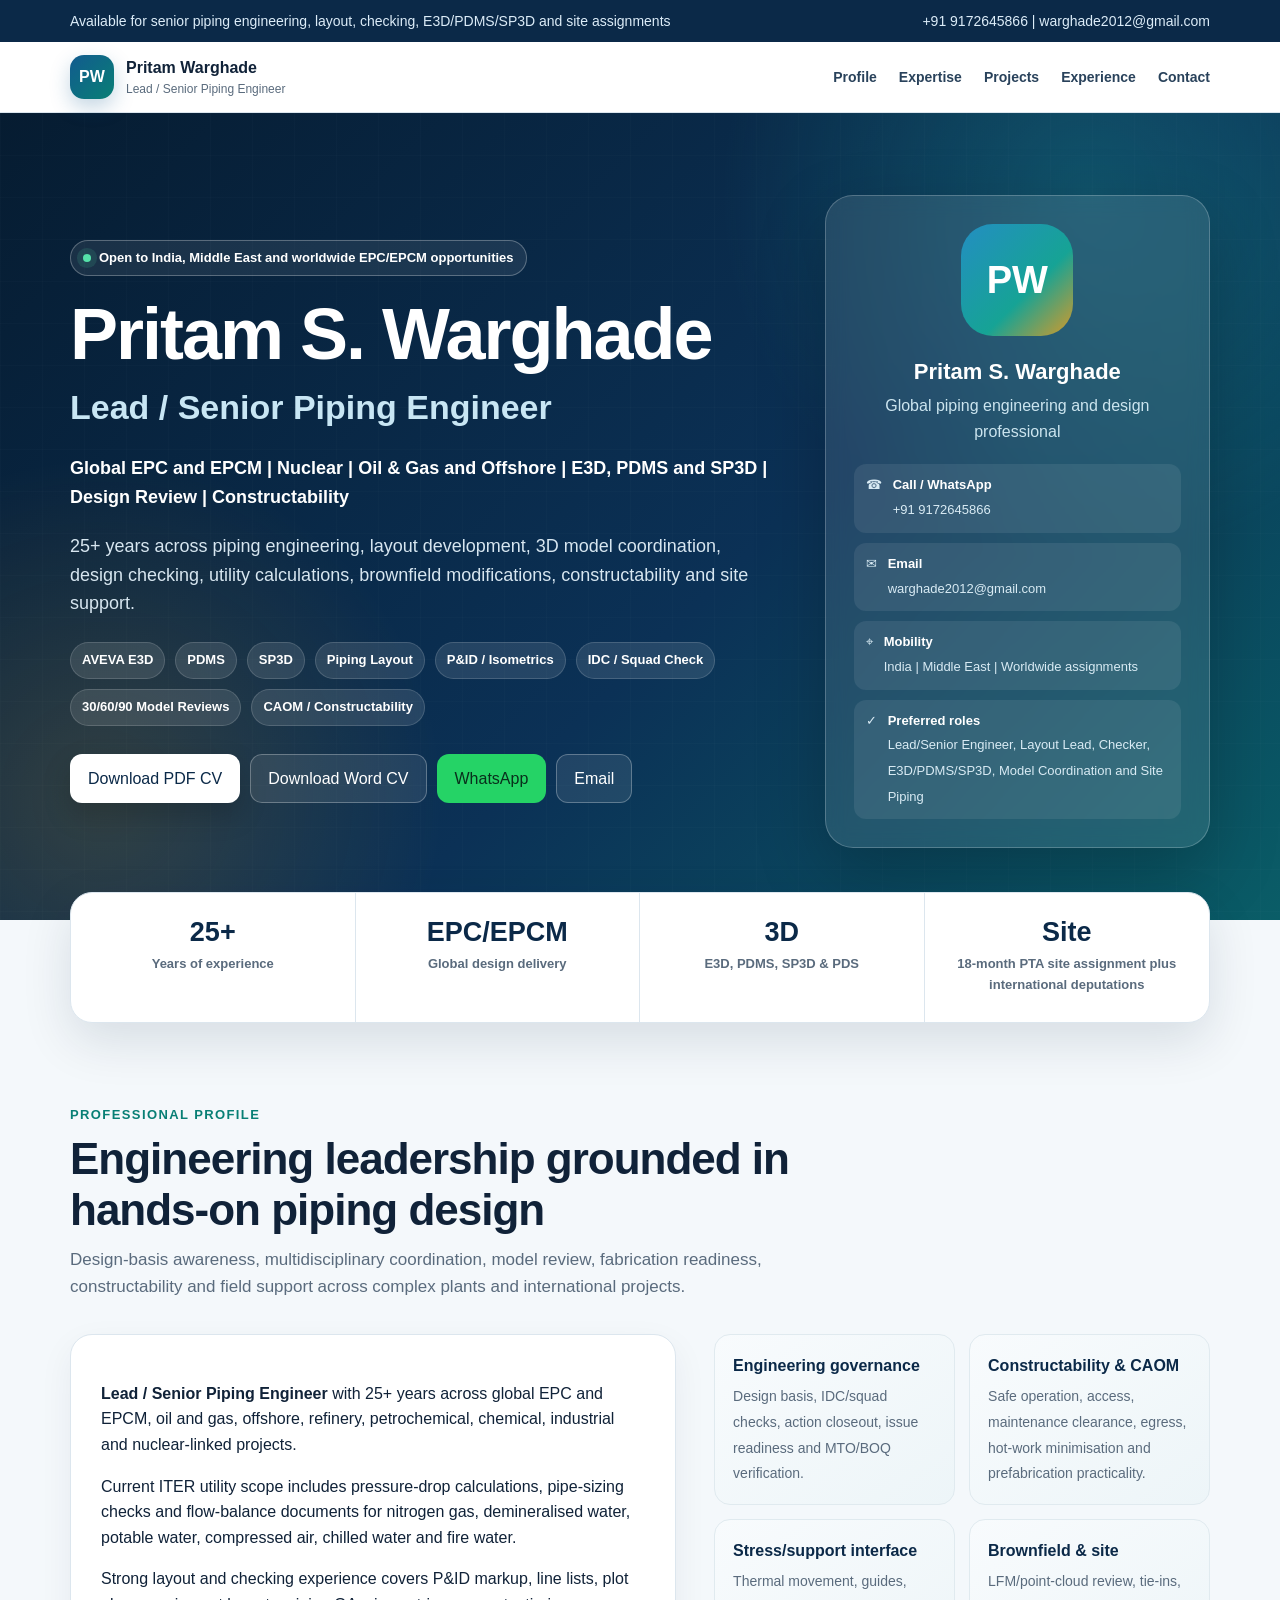
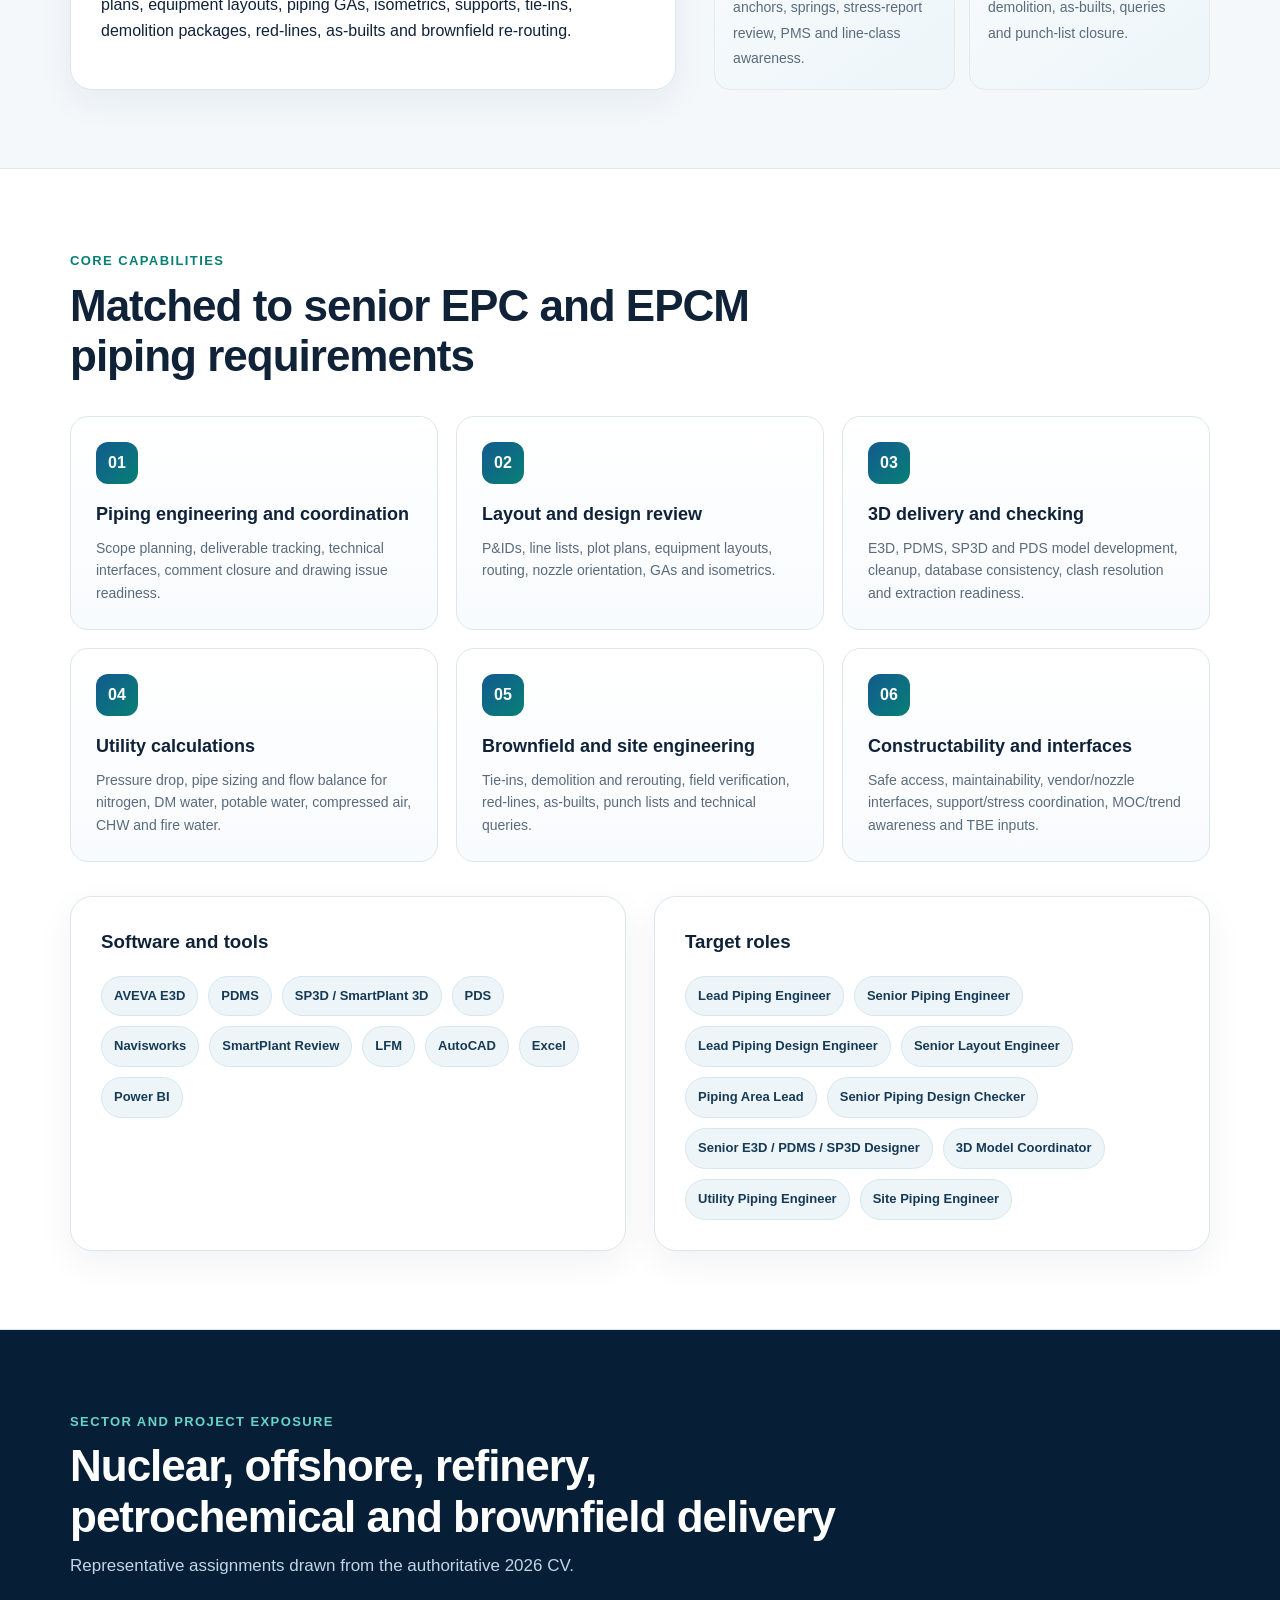
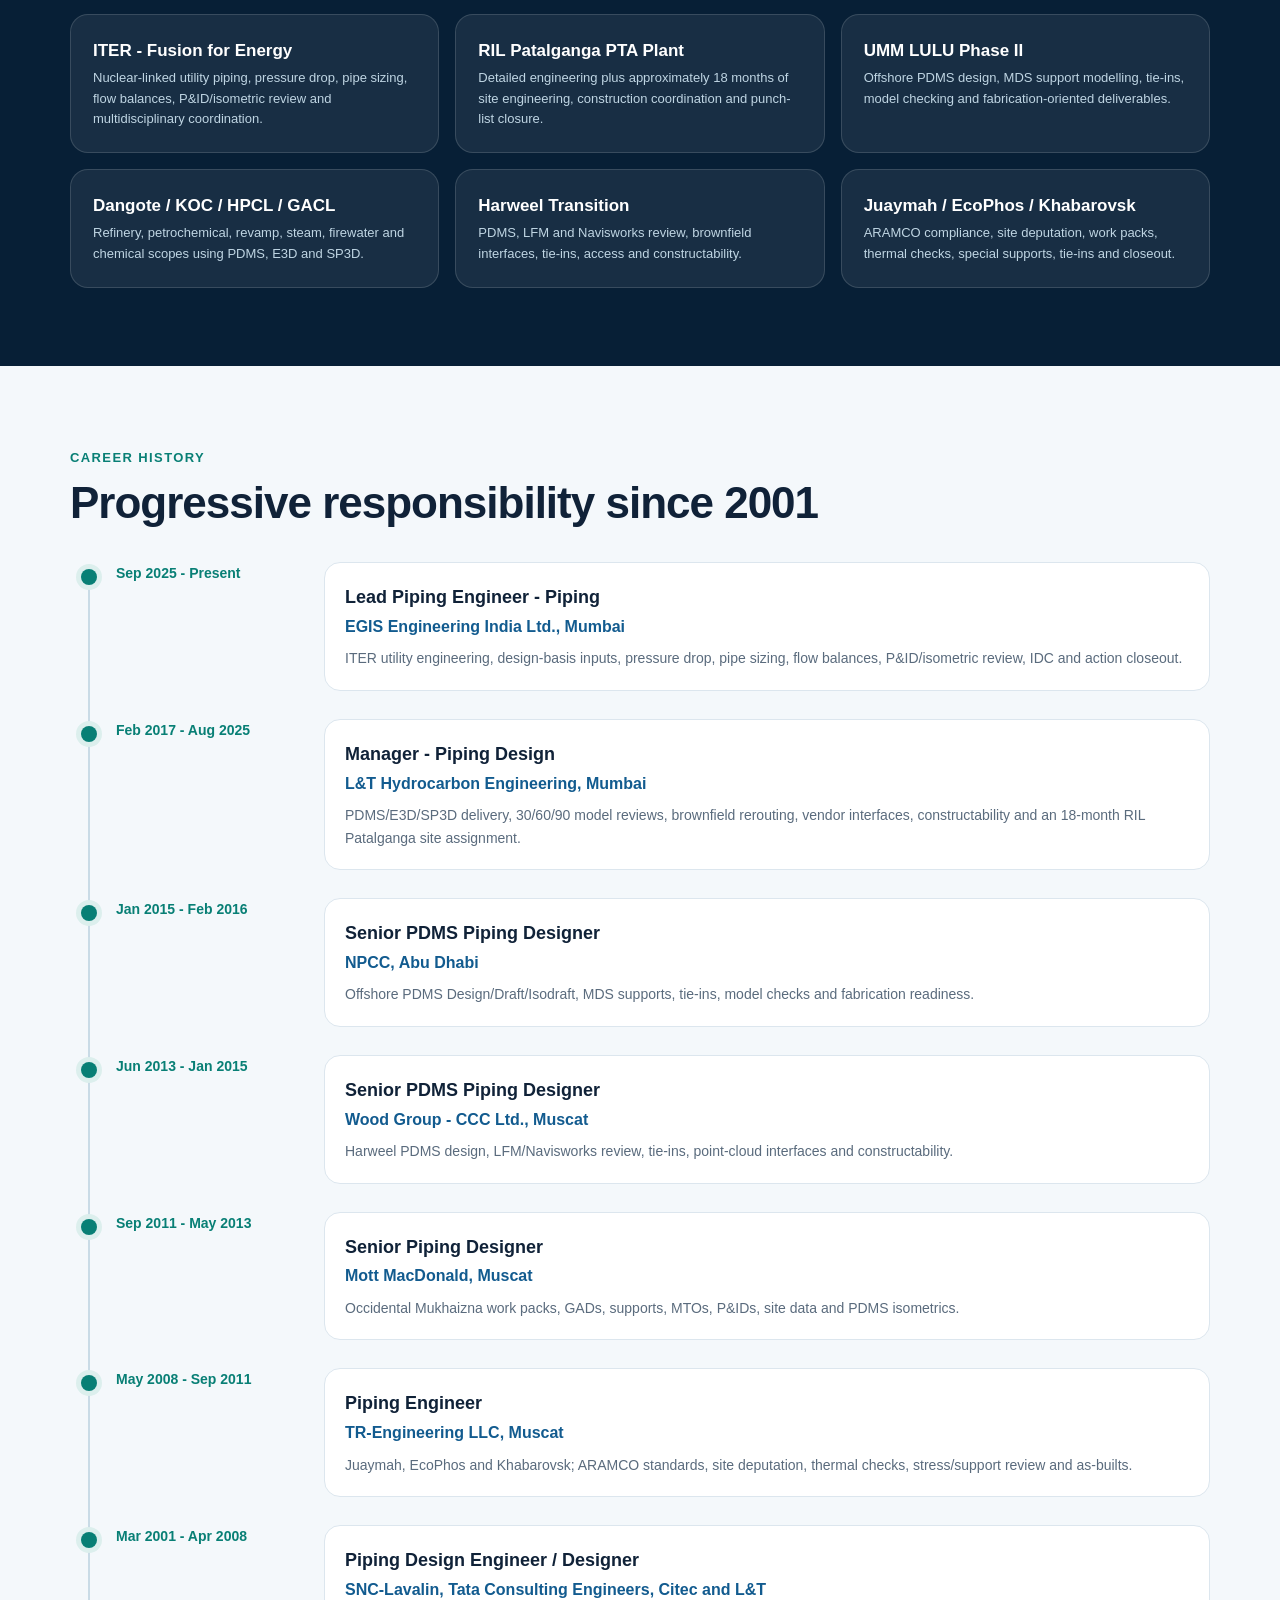
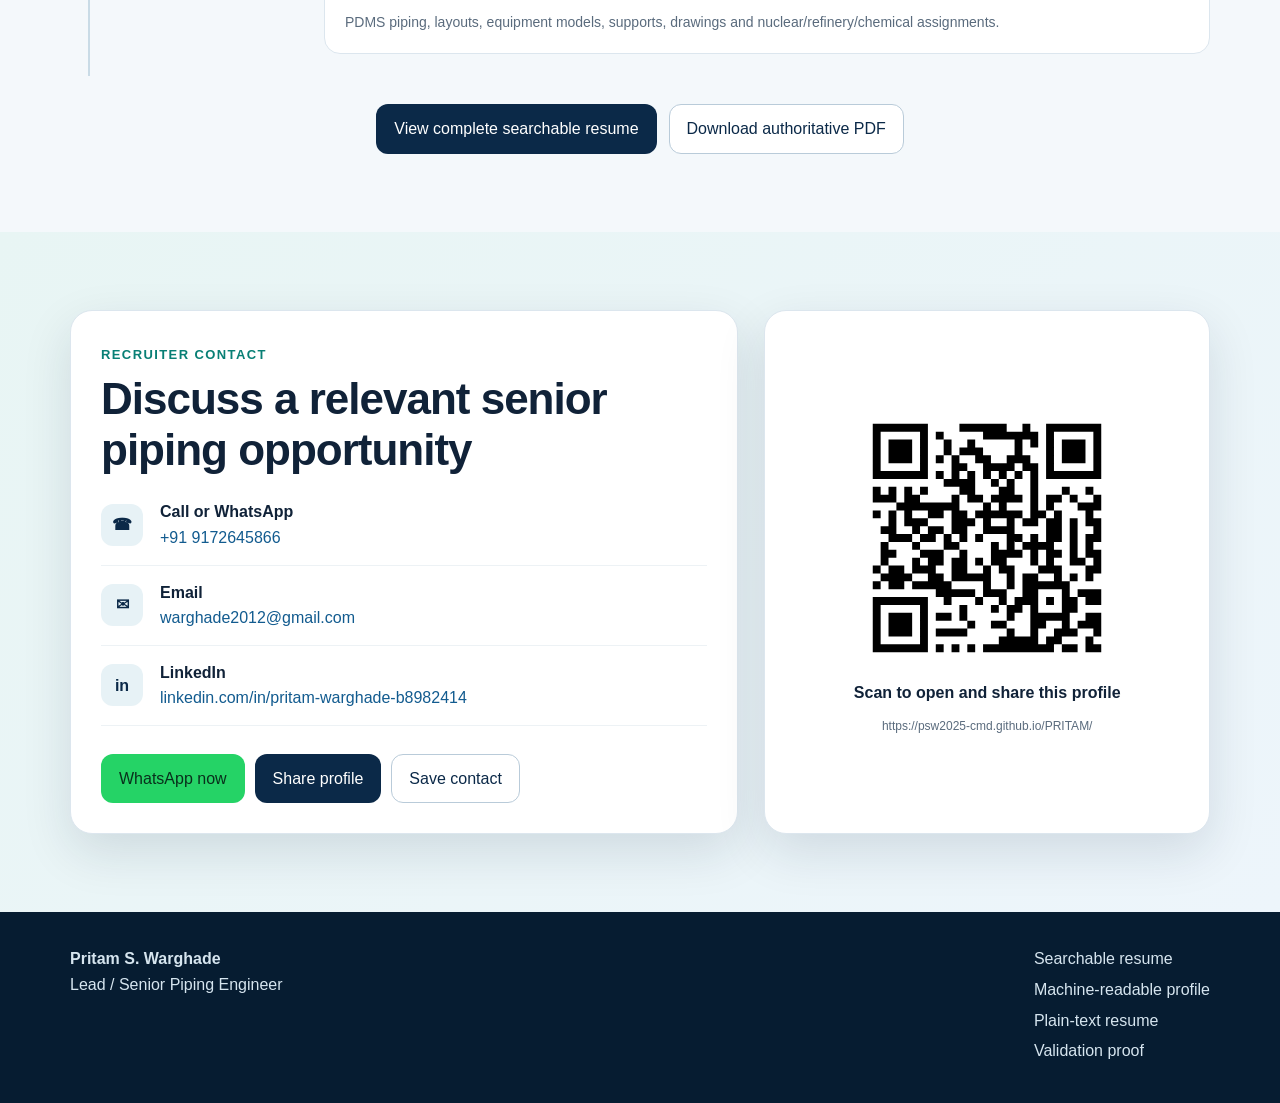
<file: index.html>
<!doctype html>
<html lang="en"><head><meta charset="utf-8"><meta name="viewport" content="width=device-width,initial-scale=1"><meta name="author" content="Pritam S. Warghade"><meta name="robots" content="index,follow,max-image-preview:large,max-snippet:-1,max-video-preview:-1"><meta name="theme-color" content="#0b2948"><link rel="icon" href="favicon.svg" type="image/svg+xml"><link rel="manifest" href="site.webmanifest"><link rel="stylesheet" href="styles.css"><link rel="alternate" type="application/rss+xml" title="Pritam Warghade profile updates" href="feed.xml">
<title>Pritam Warghade | Lead / Senior Piping Engineer | Global EPC, E3D, PDMS, SP3D</title>
<meta name="description" content="Pritam S. Warghade is a Lead / Senior Piping Engineer with 25+ years of global EPC and EPCM experience in nuclear, oil and gas, offshore, refinery, petrochemical, E3D, PDMS, SP3D, design review and constructability.">
<meta name="keywords" content="Pritam Warghade, Lead Piping Engineer, Senior Piping Engineer, Lead Piping Design Engineer, Senior Layout Engineer, Piping Area Lead, Piping Design Checker, E3D Designer, PDMS Designer, SP3D Designer, Piping Layout, EPC, EPCM, Offshore, Nuclear, Oil and Gas, Mumbai, India, Middle East">
<meta name="geo.region" content="IN-MH"><meta name="geo.placename" content="Mumbai Metropolitan Region">
<link rel="canonical" href="https://psw2025-cmd.github.io/PRITAM/"><link rel="me" href="https://www.linkedin.com/in/pritam-warghade-b8982414">
<meta property="og:type" content="profile"><meta property="og:title" content="Pritam Warghade - Lead / Senior Piping Engineer"><meta property="og:description" content="25+ years global EPC/EPCM | Nuclear | Oil & Gas | Offshore | E3D | PDMS | SP3D | Design Review | Constructability"><meta property="og:url" content="https://psw2025-cmd.github.io/PRITAM/"><meta property="og:image" content="https://psw2025-cmd.github.io/PRITAM/og-card.png"><meta property="og:image:width" content="1200"><meta property="og:image:height" content="630"><meta name="twitter:card" content="summary_large_image"><meta name="twitter:title" content="Pritam Warghade - Lead / Senior Piping Engineer"><meta name="twitter:image" content="https://psw2025-cmd.github.io/PRITAM/og-card.png">
<script type="application/ld+json">{"@context":"https://schema.org","@type":"ProfilePage","dateModified":"2026-07-28","url":"https://psw2025-cmd.github.io/PRITAM/","mainEntity":{"@type":"Person","name":"Pritam S. Warghade","url":"https://psw2025-cmd.github.io/PRITAM/","image":"https://psw2025-cmd.github.io/PRITAM/og-card.png","sameAs":["https://www.linkedin.com/in/pritam-warghade-b8982414","https://github.com/psw2025-cmd"],"jobTitle":"Lead / Senior Piping Engineer","description":"Lead / Senior Piping Engineer with 25+ years of global EPC and EPCM experience across nuclear, oil and gas, offshore, refinery, petrochemical, chemical, industrial and utility projects.","email":"mailto:warghade2012@gmail.com","telephone":"+91 9172645866","homeLocation":{"@type":"Place","name":"Mumbai Metropolitan Region, India"},"alumniOf":{"@type":"EducationalOrganization","name":"Government Polytechnic, Amravati"},"knowsLanguage":["English","Hindi","Marathi"],"knowsAbout":["AVEVA E3D","PDMS","SP3D / SmartPlant 3D","PDS","Navisworks","SmartPlant Review","LFM","AutoCAD","Excel","Power BI","P&ID review and markup","Line list review","Plot plan and equipment layout review","Isometric and piping GA checking","Pressure drop calculations","Pipe sizing checks","Flow balance preparation","IDC and squad checking","30/60/90 model reviews","Constructability and CAOM","MTO/BOQ verification","Vendor and equipment interface review","Brownfield re-routing","Tie-ins and demolition packages","Red-line and as-built documentation","Site engineering and punch-list closure","Stress report and support interface review","Nuclear","Oil and Gas","Offshore","Refinery","Petrochemical","Chemical","Industrial","Utilities","Brownfield and Revamp"],"hasOccupation":[{"@type":"Occupation","name":"Lead Piping Engineer","occupationLocation":{"@type":"AdministrativeArea","name":"Worldwide"}},{"@type":"Occupation","name":"Senior Piping Engineer","occupationLocation":{"@type":"AdministrativeArea","name":"Worldwide"}},{"@type":"Occupation","name":"Lead Piping Design Engineer","occupationLocation":{"@type":"AdministrativeArea","name":"Worldwide"}},{"@type":"Occupation","name":"Senior Layout Engineer","occupationLocation":{"@type":"AdministrativeArea","name":"Worldwide"}},{"@type":"Occupation","name":"Piping Area Lead","occupationLocation":{"@type":"AdministrativeArea","name":"Worldwide"}},{"@type":"Occupation","name":"Senior Piping Design Checker","occupationLocation":{"@type":"AdministrativeArea","name":"Worldwide"}}]}}</script>
</head><body>
<a class="skip-link" href="#main">Skip to content</a>
<div class="topbar"><div class="container"><span>Available for senior piping engineering, layout, checking, E3D/PDMS/SP3D and site assignments</span><span class="hide-mobile"><a href="tel:+919172645866">+91 9172645866</a> | <a href="mailto:warghade2012@gmail.com">warghade2012@gmail.com</a></span></div></div>
<header class="site-header"><div class="container nav"><a class="brand" href="#top"><span class="brand-mark">PW</span><span class="brand-text"><strong>Pritam Warghade</strong><span>Lead / Senior Piping Engineer</span></span></a><nav class="nav-links" aria-label="Primary"><a href="#profile">Profile</a><a href="#expertise">Expertise</a><a href="#projects">Projects</a><a href="#experience">Experience</a><a href="#contact">Contact</a></nav></div></header>
<main id="main">
<section class="hero" id="top"><div class="container hero-grid"><div><span class="eyebrow"><span class="status-dot"></span> Open to India, Middle East and worldwide EPC/EPCM opportunities</span><h1>Pritam S. Warghade</h1><h2>Lead / Senior Piping Engineer</h2><p class="hero-lead">Global EPC and EPCM | Nuclear | Oil &amp; Gas and Offshore | E3D, PDMS and SP3D | Design Review | Constructability</p><p>25+ years across piping engineering, layout development, 3D model coordination, design checking, utility calculations, brownfield modifications, constructability and site support.</p><div class="hero-tags"><span>AVEVA E3D</span><span>PDMS</span><span>SP3D</span><span>Piping Layout</span><span>P&amp;ID / Isometrics</span><span>IDC / Squad Check</span><span>30/60/90 Model Reviews</span><span>CAOM / Constructability</span></div><div class="actions"><a class="btn btn-primary" href="Pritam_Warghade_Global_Piping_CV_2026.pdf" download>Download PDF CV</a><a class="btn btn-secondary" href="Pritam_Warghade_Global_Piping_CV_2026.docx" download>Download Word CV</a><a class="btn btn-whatsapp" href="https://wa.me/919172645866?text=Hello%20Mr.%20Warghade%2C%20I%20am%20contacting%20you%20regarding%20a%20senior%20piping%20engineering%20opportunity." target="_blank" rel="noopener">WhatsApp</a><a class="btn btn-secondary" href="mailto:warghade2012@gmail.com?subject=Senior%20Piping%20Engineering%20Opportunity">Email</a></div></div><aside class="hero-card"><div class="monogram">PW</div><h3>Pritam S. Warghade</h3><div class="role">Global piping engineering and design professional</div><div class="quick-list"><div class="quick-item"><span>☎</span><div><strong>Call / WhatsApp</strong><a href="tel:+919172645866">+91 9172645866</a></div></div><div class="quick-item"><span>✉</span><div><strong>Email</strong><a href="mailto:warghade2012@gmail.com">warghade2012@gmail.com</a></div></div><div class="quick-item"><span>⌖</span><div><strong>Mobility</strong><span>India | Middle East | Worldwide assignments</span></div></div><div class="quick-item"><span>✓</span><div><strong>Preferred roles</strong><span>Lead/Senior Engineer, Layout Lead, Checker, E3D/PDMS/SP3D, Model Coordination and Site Piping</span></div></div></div></aside></div></section>
<div class="stats"><div class="container stats-grid"><div class="stat"><strong>25+</strong><span>Years of experience</span></div><div class="stat"><strong>EPC/EPCM</strong><span>Global design delivery</span></div><div class="stat"><strong>3D</strong><span>E3D, PDMS, SP3D &amp; PDS</span></div><div class="stat"><strong>Site</strong><span>18-month PTA site assignment plus international deputations</span></div></div></div>
<section id="profile"><div class="container"><div class="section-head"><span class="kicker">Professional profile</span><h2>Engineering leadership grounded in hands-on piping design</h2><p>Design-basis awareness, multidisciplinary coordination, model review, fabrication readiness, constructability and field support across complex plants and international projects.</p></div><div class="about-grid"><div class="panel"><p><strong>Lead / Senior Piping Engineer</strong> with 25+ years across global EPC and EPCM, oil and gas, offshore, refinery, petrochemical, chemical, industrial and nuclear-linked projects.</p><p>Current ITER utility scope includes pressure-drop calculations, pipe-sizing checks and flow-balance documents for nitrogen gas, demineralised water, potable water, compressed air, chilled water and fire water.</p><p>Strong layout and checking experience covers P&amp;ID markup, line lists, plot plans, equipment layouts, piping GAs, isometrics, supports, tie-ins, demolition packages, red-lines, as-builts and brownfield re-routing.</p></div><div class="highlights"><div class="highlight"><strong>Engineering governance</strong><span>Design basis, IDC/squad checks, action closeout, issue readiness and MTO/BOQ verification.</span></div><div class="highlight"><strong>Constructability &amp; CAOM</strong><span>Safe operation, access, maintenance clearance, egress, hot-work minimisation and prefabrication practicality.</span></div><div class="highlight"><strong>Stress/support interface</strong><span>Thermal movement, guides, anchors, springs, stress-report review, PMS and line-class awareness.</span></div><div class="highlight"><strong>Brownfield &amp; site</strong><span>LFM/point-cloud review, tie-ins, demolition, as-builts, queries and punch-list closure.</span></div></div></div></div></section>
<section class="expertise" id="expertise"><div class="container"><div class="section-head"><span class="kicker">Core capabilities</span><h2>Matched to senior EPC and EPCM piping requirements</h2></div><div class="card-grid"><article class="card"><div class="card-icon">01</div><h3>Piping engineering and coordination</h3><p>Scope planning, deliverable tracking, technical interfaces, comment closure and drawing issue readiness.</p></article><article class="card"><div class="card-icon">02</div><h3>Layout and design review</h3><p>P&amp;IDs, line lists, plot plans, equipment layouts, routing, nozzle orientation, GAs and isometrics.</p></article><article class="card"><div class="card-icon">03</div><h3>3D delivery and checking</h3><p>E3D, PDMS, SP3D and PDS model development, cleanup, database consistency, clash resolution and extraction readiness.</p></article><article class="card"><div class="card-icon">04</div><h3>Utility calculations</h3><p>Pressure drop, pipe sizing and flow balance for nitrogen, DM water, potable water, compressed air, CHW and fire water.</p></article><article class="card"><div class="card-icon">05</div><h3>Brownfield and site engineering</h3><p>Tie-ins, demolition and rerouting, field verification, red-lines, as-builts, punch lists and technical queries.</p></article><article class="card"><div class="card-icon">06</div><h3>Constructability and interfaces</h3><p>Safe access, maintainability, vendor/nozzle interfaces, support/stress coordination, MOC/trend awareness and TBE inputs.</p></article></div><div class="skills-wrap"><div class="panel skill-group"><h3>Software and tools</h3><div class="chips"><span class="chip">AVEVA E3D</span><span class="chip">PDMS</span><span class="chip">SP3D / SmartPlant 3D</span><span class="chip">PDS</span><span class="chip">Navisworks</span><span class="chip">SmartPlant Review</span><span class="chip">LFM</span><span class="chip">AutoCAD</span><span class="chip">Excel</span><span class="chip">Power BI</span></div></div><div class="panel skill-group"><h3>Target roles</h3><div class="chips"><span class="chip">Lead Piping Engineer</span><span class="chip">Senior Piping Engineer</span><span class="chip">Lead Piping Design Engineer</span><span class="chip">Senior Layout Engineer</span><span class="chip">Piping Area Lead</span><span class="chip">Senior Piping Design Checker</span><span class="chip">Senior E3D / PDMS / SP3D Designer</span><span class="chip">3D Model Coordinator</span><span class="chip">Utility Piping Engineer</span><span class="chip">Site Piping Engineer</span></div></div></div></div></section>
<section class="projects" id="projects"><div class="container"><div class="section-head"><span class="kicker light">Sector and project exposure</span><h2>Nuclear, offshore, refinery, petrochemical and brownfield delivery</h2><p>Representative assignments drawn from the authoritative 2026 CV.</p></div><div class="project-grid"><article class="project"><h3>ITER - Fusion for Energy</h3><p>Nuclear-linked utility piping, pressure drop, pipe sizing, flow balances, P&amp;ID/isometric review and multidisciplinary coordination.</p></article><article class="project"><h3>RIL Patalganga PTA Plant</h3><p>Detailed engineering plus approximately 18 months of site engineering, construction coordination and punch-list closure.</p></article><article class="project"><h3>UMM LULU Phase II</h3><p>Offshore PDMS design, MDS support modelling, tie-ins, model checking and fabrication-oriented deliverables.</p></article><article class="project"><h3>Dangote / KOC / HPCL / GACL</h3><p>Refinery, petrochemical, revamp, steam, firewater and chemical scopes using PDMS, E3D and SP3D.</p></article><article class="project"><h3>Harweel Transition</h3><p>PDMS, LFM and Navisworks review, brownfield interfaces, tie-ins, access and constructability.</p></article><article class="project"><h3>Juaymah / EcoPhos / Khabarovsk</h3><p>ARAMCO compliance, site deputation, work packs, thermal checks, special supports, tie-ins and closeout.</p></article></div></div></section>
<section id="experience"><div class="container"><div class="section-head"><span class="kicker">Career history</span><h2>Progressive responsibility since 2001</h2></div><div class="timeline"><article class="timeline-item"><div class="timeline-date">Sep 2025 - Present</div><div class="timeline-content"><h3>Lead Piping Engineer - Piping</h3><strong>EGIS Engineering India Ltd., Mumbai</strong><p>ITER utility engineering, design-basis inputs, pressure drop, pipe sizing, flow balances, P&amp;ID/isometric review, IDC and action closeout.</p></div></article><article class="timeline-item"><div class="timeline-date">Feb 2017 - Aug 2025</div><div class="timeline-content"><h3>Manager - Piping Design</h3><strong>L&amp;T Hydrocarbon Engineering, Mumbai</strong><p>PDMS/E3D/SP3D delivery, 30/60/90 model reviews, brownfield rerouting, vendor interfaces, constructability and an 18-month RIL Patalganga site assignment.</p></div></article><article class="timeline-item"><div class="timeline-date">Jan 2015 - Feb 2016</div><div class="timeline-content"><h3>Senior PDMS Piping Designer</h3><strong>NPCC, Abu Dhabi</strong><p>Offshore PDMS Design/Draft/Isodraft, MDS supports, tie-ins, model checks and fabrication readiness.</p></div></article><article class="timeline-item"><div class="timeline-date">Jun 2013 - Jan 2015</div><div class="timeline-content"><h3>Senior PDMS Piping Designer</h3><strong>Wood Group - CCC Ltd., Muscat</strong><p>Harweel PDMS design, LFM/Navisworks review, tie-ins, point-cloud interfaces and constructability.</p></div></article><article class="timeline-item"><div class="timeline-date">Sep 2011 - May 2013</div><div class="timeline-content"><h3>Senior Piping Designer</h3><strong>Mott MacDonald, Muscat</strong><p>Occidental Mukhaizna work packs, GADs, supports, MTOs, P&amp;IDs, site data and PDMS isometrics.</p></div></article><article class="timeline-item"><div class="timeline-date">May 2008 - Sep 2011</div><div class="timeline-content"><h3>Piping Engineer</h3><strong>TR-Engineering LLC, Muscat</strong><p>Juaymah, EcoPhos and Khabarovsk; ARAMCO standards, site deputation, thermal checks, stress/support review and as-builts.</p></div></article><article class="timeline-item"><div class="timeline-date">Mar 2001 - Apr 2008</div><div class="timeline-content"><h3>Piping Design Engineer / Designer</h3><strong>SNC-Lavalin, Tata Consulting Engineers, Citec and L&amp;T</strong><p>PDMS piping, layouts, equipment models, supports, drawings and nuclear/refinery/chemical assignments.</p></div></article></div><div class="center-actions"><a class="btn btn-dark" href="resume.html">View complete searchable resume</a><a class="btn btn-outline" href="Pritam_Warghade_Global_Piping_CV_2026.pdf" download>Download authoritative PDF</a></div></div></section>
<section class="contact-section" id="contact"><div class="container contact-grid"><div class="contact-card"><span class="kicker">Recruiter contact</span><h2>Discuss a relevant senior piping opportunity</h2><div class="contact-row"><div class="contact-icon">☎</div><div><strong>Call or WhatsApp</strong><a href="tel:+919172645866">+91 9172645866</a></div></div><div class="contact-row"><div class="contact-icon">✉</div><div><strong>Email</strong><a href="mailto:warghade2012@gmail.com?subject=Senior%20Piping%20Engineering%20Opportunity">warghade2012@gmail.com</a></div></div><div class="contact-row"><div class="contact-icon">in</div><div><strong>LinkedIn</strong><a rel="me" href="https://www.linkedin.com/in/pritam-warghade-b8982414" target="_blank">linkedin.com/in/pritam-warghade-b8982414</a></div></div><div class="actions"><a class="btn btn-whatsapp" href="https://wa.me/919172645866" target="_blank" rel="noopener">WhatsApp now</a><button class="btn btn-dark" type="button" id="shareProfile">Share profile</button><a class="btn btn-outline" href="contact.vcf" download>Save contact</a></div></div><aside class="contact-card qr-card"><img src="contact-qr.svg" alt="QR code opening Pritam Warghade's recruiter profile"><strong>Scan to open and share this profile</strong><span>https://psw2025-cmd.github.io/PRITAM/</span></aside></div></section>
</main><footer><div class="container footer-grid"><div><strong>Pritam S. Warghade</strong><span>Lead / Senior Piping Engineer</span></div><div><a href="resume.html">Searchable resume</a><a href="profile.json">Machine-readable profile</a><a href="resume.txt">Plain-text resume</a><a href="site-validation-report.json">Validation proof</a></div></div></footer><div class="mobile-actions"><a href="tel:+919172645866">Call</a><a href="https://wa.me/919172645866">WhatsApp</a><a href="mailto:warghade2012@gmail.com">Email</a></div>
<script>document.getElementById('shareProfile').addEventListener('click',async()=>{const data={title:'Pritam Warghade - Lead / Senior Piping Engineer',text:'25+ years global EPC/EPCM piping engineering - E3D, PDMS, SP3D, design review and constructability.',url:'https://psw2025-cmd.github.io/PRITAM/'};try{if(navigator.share)await navigator.share(data);else{await navigator.clipboard.writeText(data.url);alert('Profile link copied.');}}catch(e){}});</script></body></html>
</file>
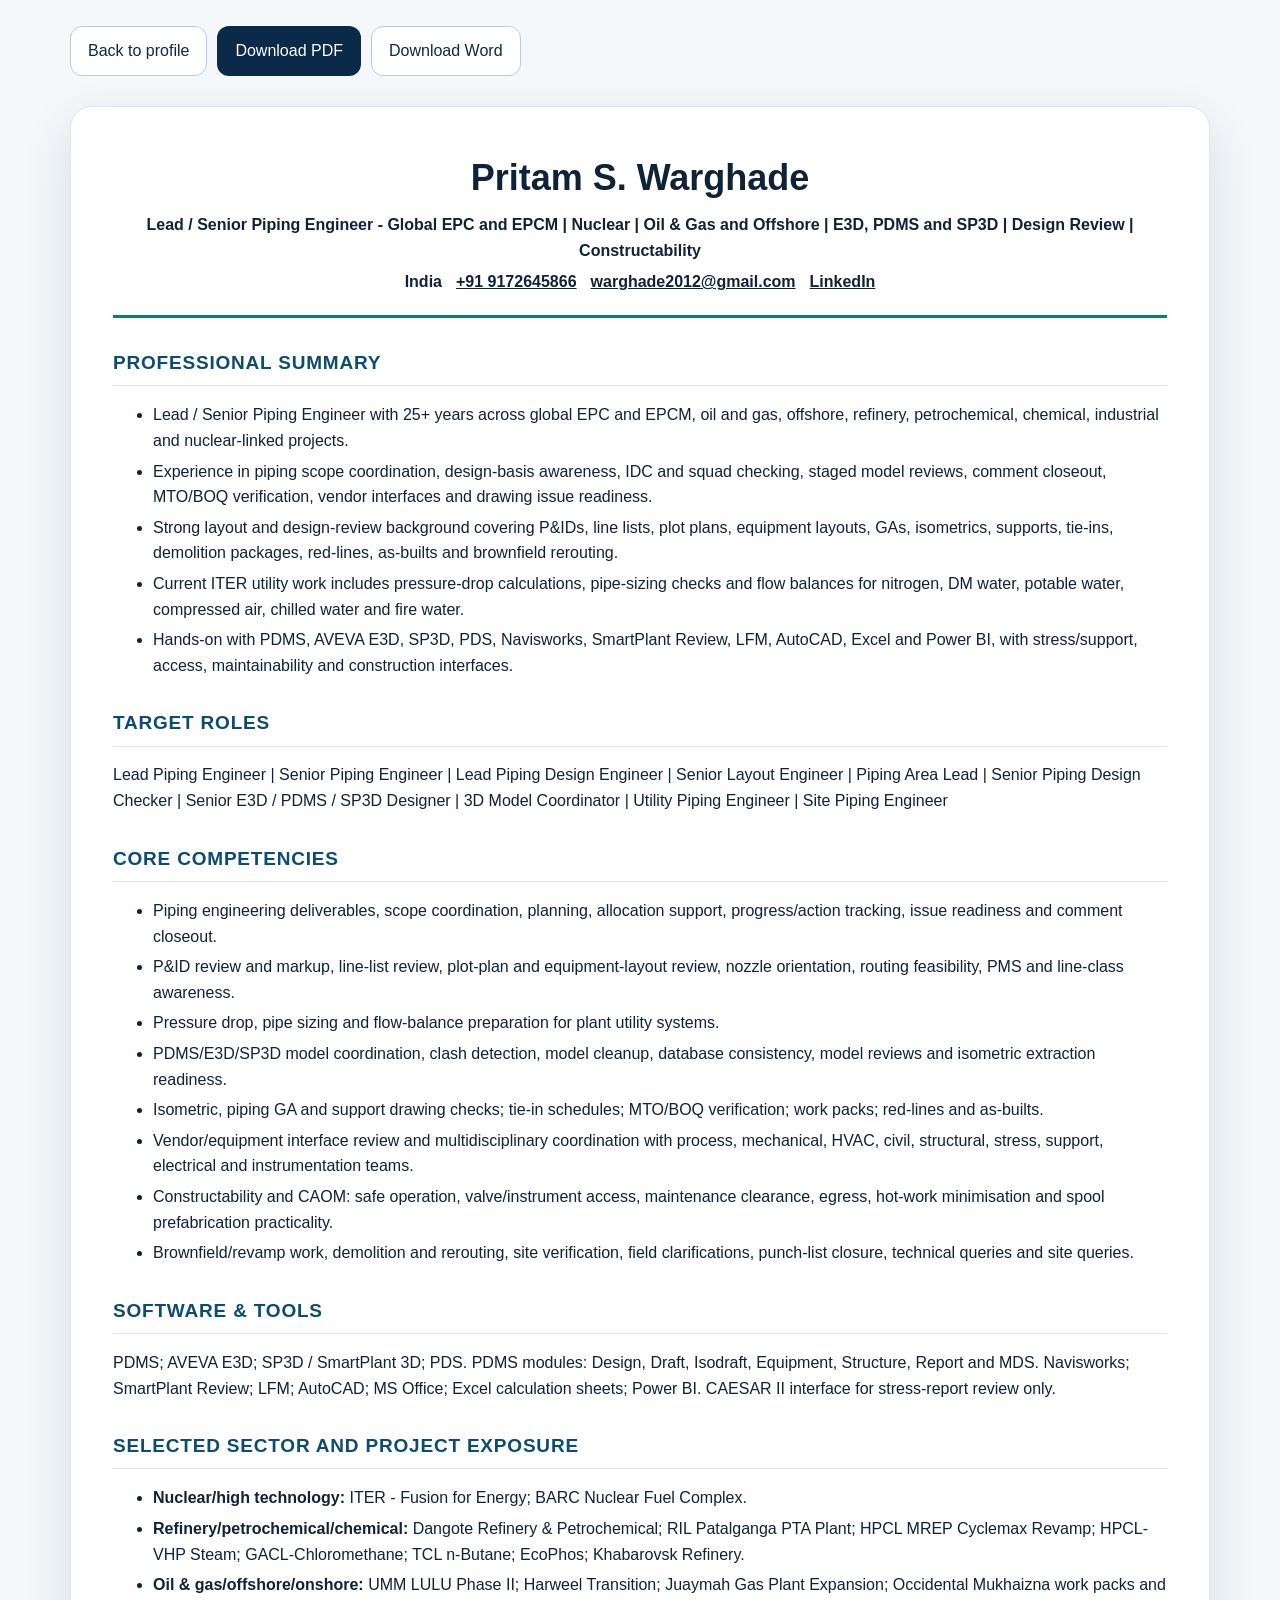
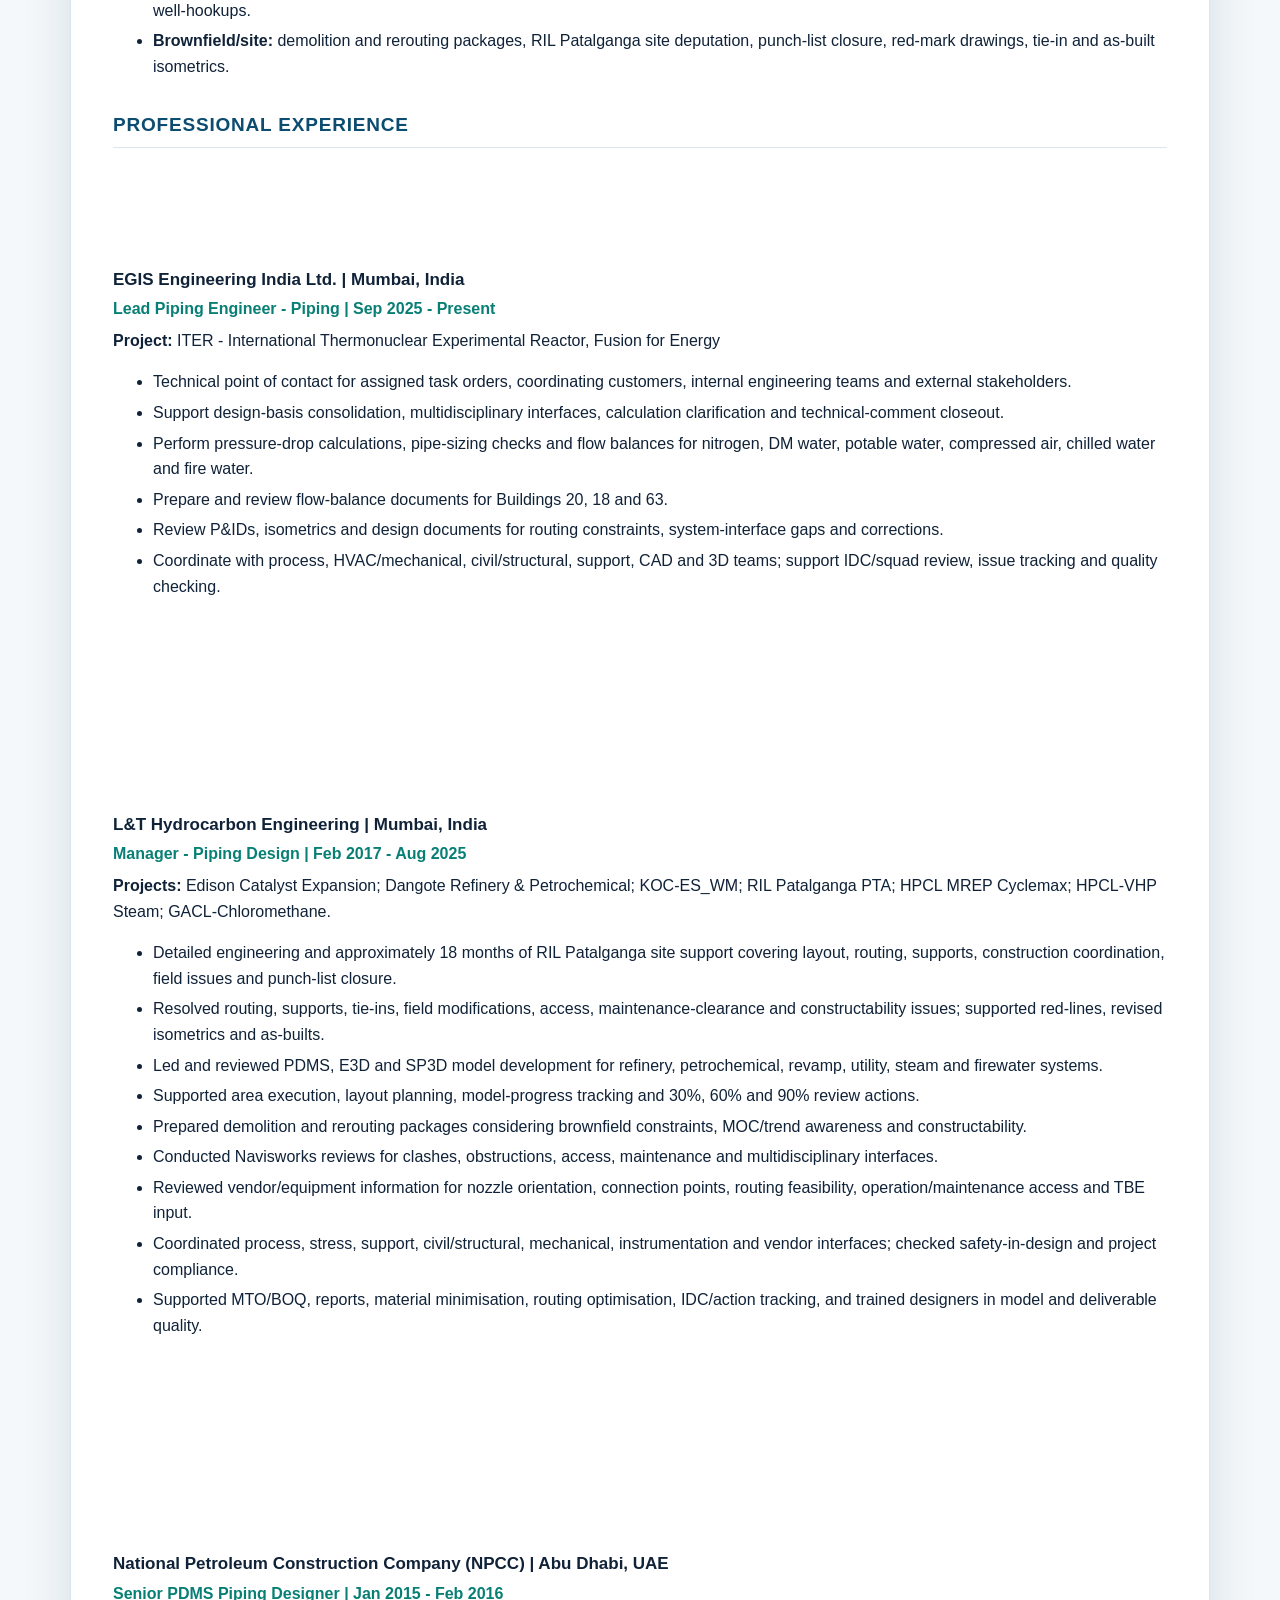
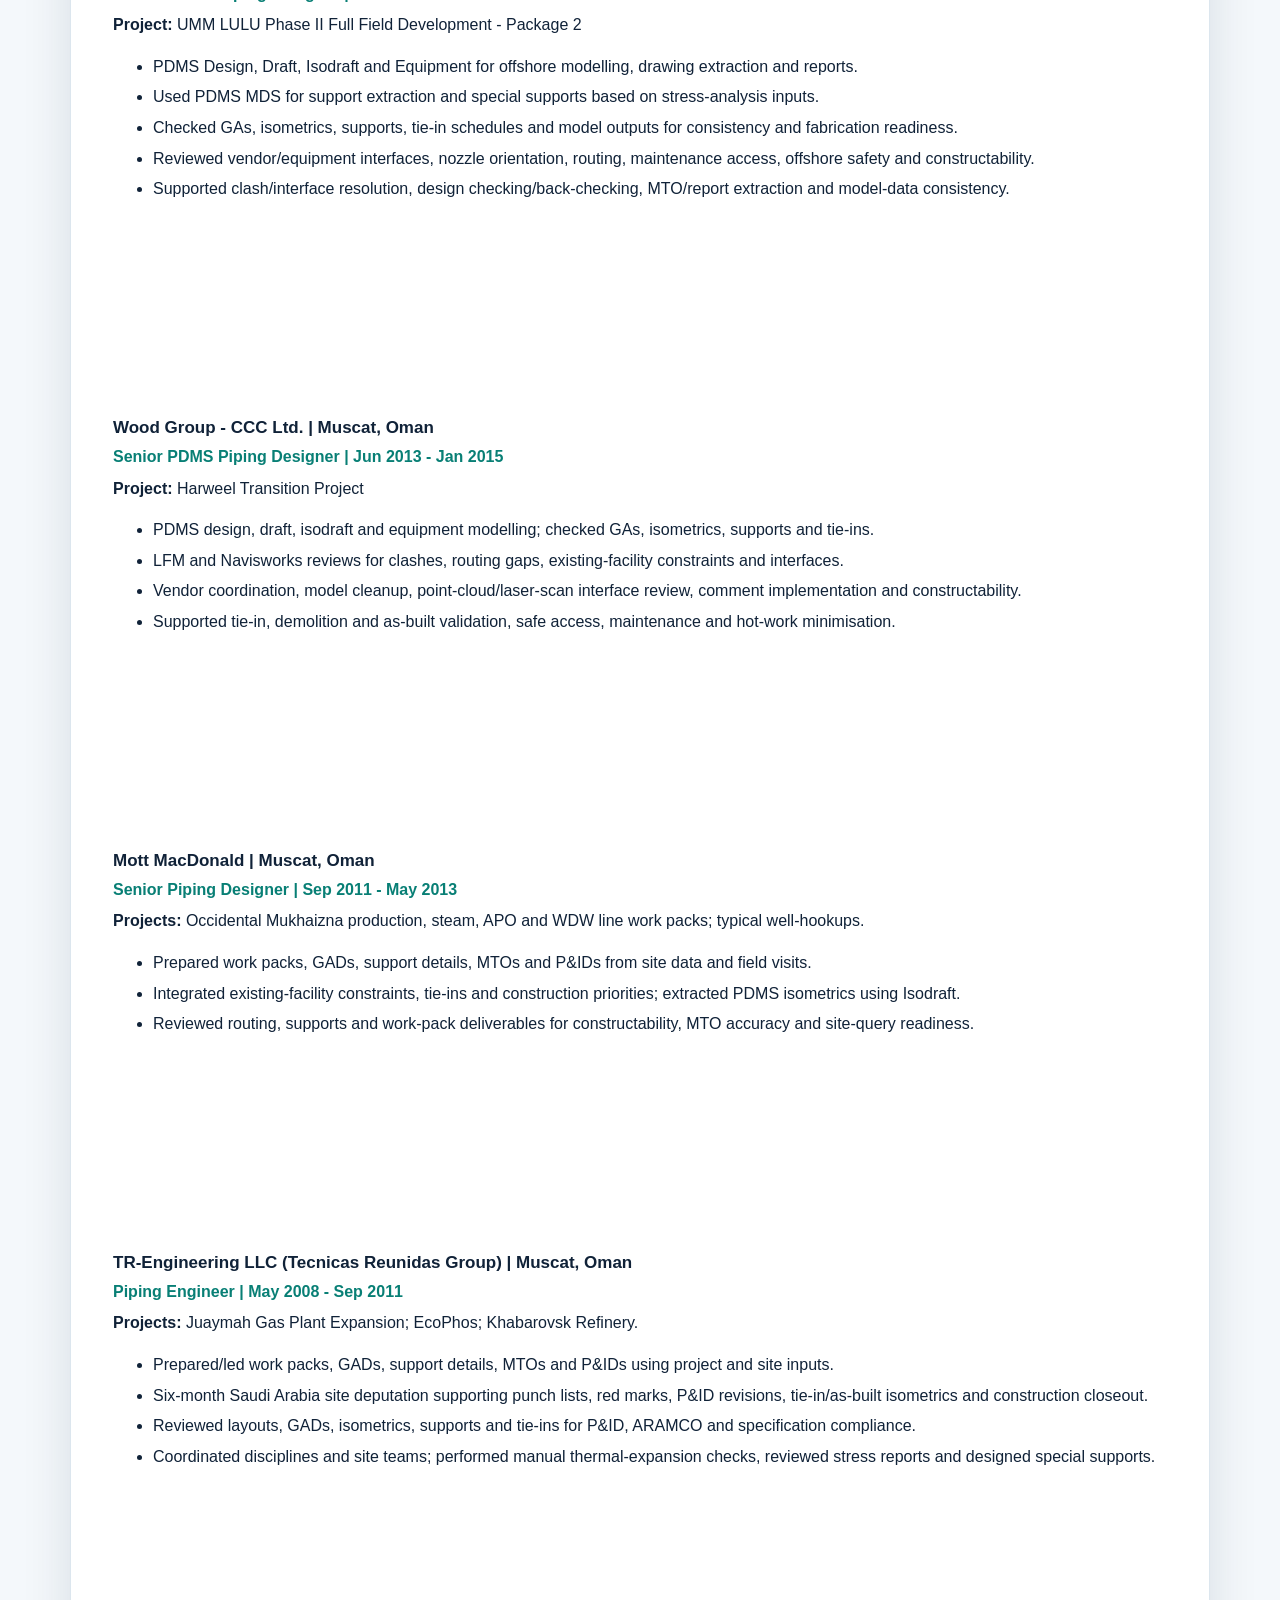
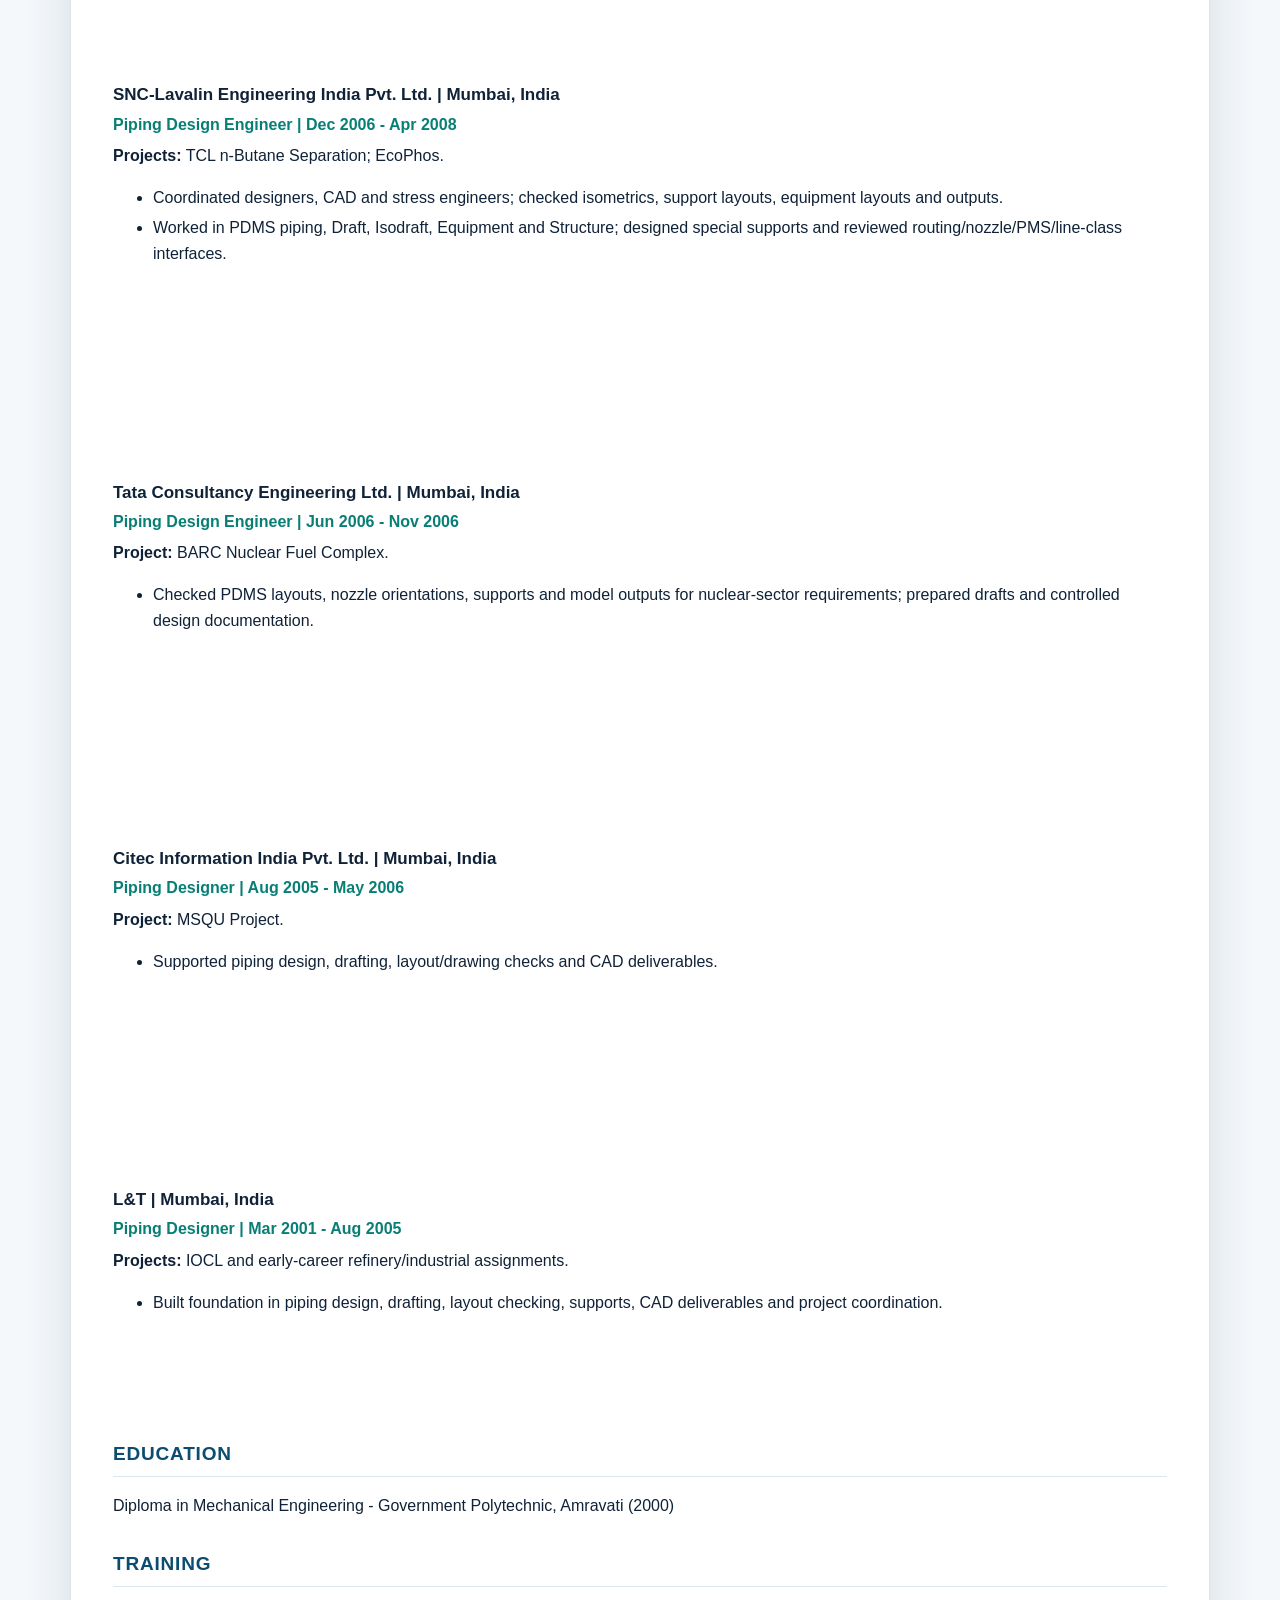
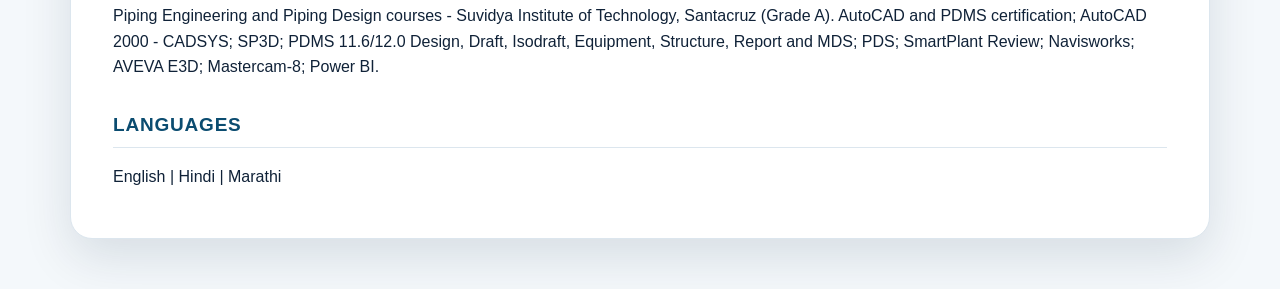
<file: resume.html>
<!doctype html><html lang="en"><head><meta charset="utf-8"><meta name="viewport" content="width=device-width,initial-scale=1"><meta name="author" content="Pritam S. Warghade"><meta name="robots" content="index,follow,max-snippet:-1"><link rel="icon" href="favicon.svg"><link rel="stylesheet" href="styles.css"><title>Pritam Warghade - Complete CV | Lead / Senior Piping Engineer</title><meta name="description" content="Complete searchable CV of Pritam S. Warghade, Lead / Senior Piping Engineer with 25+ years in global EPC/EPCM, nuclear, oil and gas, offshore, E3D, PDMS and SP3D."><link rel="canonical" href="https://psw2025-cmd.github.io/PRITAM/resume.html"></head><body><div class="container"><div class="back"><a class="btn btn-outline" href="index.html">Back to profile</a><a class="btn btn-dark" href="Pritam_Warghade_Global_Piping_CV_2026.pdf" download>Download PDF</a><a class="btn btn-outline" href="Pritam_Warghade_Global_Piping_CV_2026.docx" download>Download Word</a></div><article class="resume-page"><header class="resume-head"><h1>Pritam S. Warghade</h1><p><strong>Lead / Senior Piping Engineer - Global EPC and EPCM | Nuclear | Oil &amp; Gas and Offshore | E3D, PDMS and SP3D | Design Review | Constructability</strong></p><div class="resume-contact"><span>India</span><a href="tel:+919172645866">+91 9172645866</a><a href="mailto:warghade2012@gmail.com">warghade2012@gmail.com</a><a href="https://www.linkedin.com/in/pritam-warghade-b8982414">LinkedIn</a></div></header>
<h2>Professional Summary</h2><ul><li>Lead / Senior Piping Engineer with 25+ years across global EPC and EPCM, oil and gas, offshore, refinery, petrochemical, chemical, industrial and nuclear-linked projects.</li><li>Experience in piping scope coordination, design-basis awareness, IDC and squad checking, staged model reviews, comment closeout, MTO/BOQ verification, vendor interfaces and drawing issue readiness.</li><li>Strong layout and design-review background covering P&amp;IDs, line lists, plot plans, equipment layouts, GAs, isometrics, supports, tie-ins, demolition packages, red-lines, as-builts and brownfield rerouting.</li><li>Current ITER utility work includes pressure-drop calculations, pipe-sizing checks and flow balances for nitrogen, DM water, potable water, compressed air, chilled water and fire water.</li><li>Hands-on with PDMS, AVEVA E3D, SP3D, PDS, Navisworks, SmartPlant Review, LFM, AutoCAD, Excel and Power BI, with stress/support, access, maintainability and construction interfaces.</li></ul>
<h2>Target Roles</h2><p>Lead Piping Engineer | Senior Piping Engineer | Lead Piping Design Engineer | Senior Layout Engineer | Piping Area Lead | Senior Piping Design Checker | Senior E3D / PDMS / SP3D Designer | 3D Model Coordinator | Utility Piping Engineer | Site Piping Engineer</p>
<h2>Core Competencies</h2><ul><li>Piping engineering deliverables, scope coordination, planning, allocation support, progress/action tracking, issue readiness and comment closeout.</li><li>P&amp;ID review and markup, line-list review, plot-plan and equipment-layout review, nozzle orientation, routing feasibility, PMS and line-class awareness.</li><li>Pressure drop, pipe sizing and flow-balance preparation for plant utility systems.</li><li>PDMS/E3D/SP3D model coordination, clash detection, model cleanup, database consistency, model reviews and isometric extraction readiness.</li><li>Isometric, piping GA and support drawing checks; tie-in schedules; MTO/BOQ verification; work packs; red-lines and as-builts.</li><li>Vendor/equipment interface review and multidisciplinary coordination with process, mechanical, HVAC, civil, structural, stress, support, electrical and instrumentation teams.</li><li>Constructability and CAOM: safe operation, valve/instrument access, maintenance clearance, egress, hot-work minimisation and spool prefabrication practicality.</li><li>Brownfield/revamp work, demolition and rerouting, site verification, field clarifications, punch-list closure, technical queries and site queries.</li></ul>
<h2>Software &amp; Tools</h2><p>PDMS; AVEVA E3D; SP3D / SmartPlant 3D; PDS. PDMS modules: Design, Draft, Isodraft, Equipment, Structure, Report and MDS. Navisworks; SmartPlant Review; LFM; AutoCAD; MS Office; Excel calculation sheets; Power BI. CAESAR II interface for stress-report review only.</p>
<h2>Selected Sector and Project Exposure</h2><ul><li><strong>Nuclear/high technology:</strong> ITER - Fusion for Energy; BARC Nuclear Fuel Complex.</li><li><strong>Refinery/petrochemical/chemical:</strong> Dangote Refinery &amp; Petrochemical; RIL Patalganga PTA Plant; HPCL MREP Cyclemax Revamp; HPCL-VHP Steam; GACL-Chloromethane; TCL n-Butane; EcoPhos; Khabarovsk Refinery.</li><li><strong>Oil &amp; gas/offshore/onshore:</strong> UMM LULU Phase II; Harweel Transition; Juaymah Gas Plant Expansion; Occidental Mukhaizna work packs and well-hookups.</li><li><strong>Brownfield/site:</strong> demolition and rerouting packages, RIL Patalganga site deputation, punch-list closure, red-mark drawings, tie-in and as-built isometrics.</li></ul>
<h2>Professional Experience</h2>
<section class="role-block"><h3>EGIS Engineering India Ltd. | Mumbai, India</h3><div class="meta">Lead Piping Engineer - Piping | Sep 2025 - Present</div><p><strong>Project:</strong> ITER - International Thermonuclear Experimental Reactor, Fusion for Energy</p><ul><li>Technical point of contact for assigned task orders, coordinating customers, internal engineering teams and external stakeholders.</li><li>Support design-basis consolidation, multidisciplinary interfaces, calculation clarification and technical-comment closeout.</li><li>Perform pressure-drop calculations, pipe-sizing checks and flow balances for nitrogen, DM water, potable water, compressed air, chilled water and fire water.</li><li>Prepare and review flow-balance documents for Buildings 20, 18 and 63.</li><li>Review P&amp;IDs, isometrics and design documents for routing constraints, system-interface gaps and corrections.</li><li>Coordinate with process, HVAC/mechanical, civil/structural, support, CAD and 3D teams; support IDC/squad review, issue tracking and quality checking.</li></ul></section>
<section class="role-block"><h3>L&amp;T Hydrocarbon Engineering | Mumbai, India</h3><div class="meta">Manager - Piping Design | Feb 2017 - Aug 2025</div><p><strong>Projects:</strong> Edison Catalyst Expansion; Dangote Refinery &amp; Petrochemical; KOC-ES_WM; RIL Patalganga PTA; HPCL MREP Cyclemax; HPCL-VHP Steam; GACL-Chloromethane.</p><ul><li>Detailed engineering and approximately 18 months of RIL Patalganga site support covering layout, routing, supports, construction coordination, field issues and punch-list closure.</li><li>Resolved routing, supports, tie-ins, field modifications, access, maintenance-clearance and constructability issues; supported red-lines, revised isometrics and as-builts.</li><li>Led and reviewed PDMS, E3D and SP3D model development for refinery, petrochemical, revamp, utility, steam and firewater systems.</li><li>Supported area execution, layout planning, model-progress tracking and 30%, 60% and 90% review actions.</li><li>Prepared demolition and rerouting packages considering brownfield constraints, MOC/trend awareness and constructability.</li><li>Conducted Navisworks reviews for clashes, obstructions, access, maintenance and multidisciplinary interfaces.</li><li>Reviewed vendor/equipment information for nozzle orientation, connection points, routing feasibility, operation/maintenance access and TBE input.</li><li>Coordinated process, stress, support, civil/structural, mechanical, instrumentation and vendor interfaces; checked safety-in-design and project compliance.</li><li>Supported MTO/BOQ, reports, material minimisation, routing optimisation, IDC/action tracking, and trained designers in model and deliverable quality.</li></ul></section>
<section class="role-block"><h3>National Petroleum Construction Company (NPCC) | Abu Dhabi, UAE</h3><div class="meta">Senior PDMS Piping Designer | Jan 2015 - Feb 2016</div><p><strong>Project:</strong> UMM LULU Phase II Full Field Development - Package 2</p><ul><li>PDMS Design, Draft, Isodraft and Equipment for offshore modelling, drawing extraction and reports.</li><li>Used PDMS MDS for support extraction and special supports based on stress-analysis inputs.</li><li>Checked GAs, isometrics, supports, tie-in schedules and model outputs for consistency and fabrication readiness.</li><li>Reviewed vendor/equipment interfaces, nozzle orientation, routing, maintenance access, offshore safety and constructability.</li><li>Supported clash/interface resolution, design checking/back-checking, MTO/report extraction and model-data consistency.</li></ul></section>
<section class="role-block"><h3>Wood Group - CCC Ltd. | Muscat, Oman</h3><div class="meta">Senior PDMS Piping Designer | Jun 2013 - Jan 2015</div><p><strong>Project:</strong> Harweel Transition Project</p><ul><li>PDMS design, draft, isodraft and equipment modelling; checked GAs, isometrics, supports and tie-ins.</li><li>LFM and Navisworks reviews for clashes, routing gaps, existing-facility constraints and interfaces.</li><li>Vendor coordination, model cleanup, point-cloud/laser-scan interface review, comment implementation and constructability.</li><li>Supported tie-in, demolition and as-built validation, safe access, maintenance and hot-work minimisation.</li></ul></section>
<section class="role-block"><h3>Mott MacDonald | Muscat, Oman</h3><div class="meta">Senior Piping Designer | Sep 2011 - May 2013</div><p><strong>Projects:</strong> Occidental Mukhaizna production, steam, APO and WDW line work packs; typical well-hookups.</p><ul><li>Prepared work packs, GADs, support details, MTOs and P&amp;IDs from site data and field visits.</li><li>Integrated existing-facility constraints, tie-ins and construction priorities; extracted PDMS isometrics using Isodraft.</li><li>Reviewed routing, supports and work-pack deliverables for constructability, MTO accuracy and site-query readiness.</li></ul></section>
<section class="role-block"><h3>TR-Engineering LLC (Tecnicas Reunidas Group) | Muscat, Oman</h3><div class="meta">Piping Engineer | May 2008 - Sep 2011</div><p><strong>Projects:</strong> Juaymah Gas Plant Expansion; EcoPhos; Khabarovsk Refinery.</p><ul><li>Prepared/led work packs, GADs, support details, MTOs and P&amp;IDs using project and site inputs.</li><li>Six-month Saudi Arabia site deputation supporting punch lists, red marks, P&amp;ID revisions, tie-in/as-built isometrics and construction closeout.</li><li>Reviewed layouts, GADs, isometrics, supports and tie-ins for P&amp;ID, ARAMCO and specification compliance.</li><li>Coordinated disciplines and site teams; performed manual thermal-expansion checks, reviewed stress reports and designed special supports.</li></ul></section>
<section class="role-block"><h3>SNC-Lavalin Engineering India Pvt. Ltd. | Mumbai, India</h3><div class="meta">Piping Design Engineer | Dec 2006 - Apr 2008</div><p><strong>Projects:</strong> TCL n-Butane Separation; EcoPhos.</p><ul><li>Coordinated designers, CAD and stress engineers; checked isometrics, support layouts, equipment layouts and outputs.</li><li>Worked in PDMS piping, Draft, Isodraft, Equipment and Structure; designed special supports and reviewed routing/nozzle/PMS/line-class interfaces.</li></ul></section>
<section class="role-block"><h3>Tata Consultancy Engineering Ltd. | Mumbai, India</h3><div class="meta">Piping Design Engineer | Jun 2006 - Nov 2006</div><p><strong>Project:</strong> BARC Nuclear Fuel Complex.</p><ul><li>Checked PDMS layouts, nozzle orientations, supports and model outputs for nuclear-sector requirements; prepared drafts and controlled design documentation.</li></ul></section>
<section class="role-block"><h3>Citec Information India Pvt. Ltd. | Mumbai, India</h3><div class="meta">Piping Designer | Aug 2005 - May 2006</div><p><strong>Project:</strong> MSQU Project.</p><ul><li>Supported piping design, drafting, layout/drawing checks and CAD deliverables.</li></ul></section>
<section class="role-block"><h3>L&amp;T | Mumbai, India</h3><div class="meta">Piping Designer | Mar 2001 - Aug 2005</div><p><strong>Projects:</strong> IOCL and early-career refinery/industrial assignments.</p><ul><li>Built foundation in piping design, drafting, layout checking, supports, CAD deliverables and project coordination.</li></ul></section>
<h2>Education</h2><p>Diploma in Mechanical Engineering - Government Polytechnic, Amravati (2000)</p>
<h2>Training</h2><p>Piping Engineering and Piping Design courses - Suvidya Institute of Technology, Santacruz (Grade A). AutoCAD and PDMS certification; AutoCAD 2000 - CADSYS; SP3D; PDMS 11.6/12.0 Design, Draft, Isodraft, Equipment, Structure, Report and MDS; PDS; SmartPlant Review; Navisworks; AVEVA E3D; Mastercam-8; Power BI.</p>
<h2>Languages</h2><p>English | Hindi | Marathi</p></article></div></body></html>
</file>
<file: styles.css>
:root{--ink:#102238;--muted:#5a6b7d;--navy:#0b2948;--blue:#125b8f;--teal:#087f75;--gold:#d49a2a;--light:#f4f8fb;--line:#dce6ee;--white:#fff;--shadow:0 18px 50px rgba(10,35,60,.12);--radius:22px}*{box-sizing:border-box}html{scroll-behavior:smooth}body{margin:0;color:var(--ink);background:var(--light);font-family:Inter,"Segoe UI",Arial,sans-serif;line-height:1.6}a{color:inherit}img{max-width:100%}.container{width:min(1140px,calc(100% - 36px));margin:0 auto}.skip-link{position:absolute;left:-9999px}.skip-link:focus{left:16px;top:16px;z-index:1000;padding:10px 14px;background:#fff;border-radius:8px}.topbar{background:var(--navy);color:#dcecf8;font-size:14px}.topbar .container{min-height:42px;display:flex;align-items:center;justify-content:space-between;gap:18px}.topbar a{text-decoration:none}.site-header{position:sticky;top:0;z-index:100;background:rgba(255,255,255,.95);backdrop-filter:blur(12px);border-bottom:1px solid var(--line)}.nav{min-height:70px;display:flex;align-items:center;justify-content:space-between;gap:24px}.brand{display:flex;align-items:center;gap:12px;text-decoration:none}.brand-mark{width:44px;height:44px;border-radius:14px;display:grid;place-items:center;color:#fff;background:linear-gradient(135deg,var(--blue),var(--teal));font-weight:800;box-shadow:0 8px 20px rgba(18,91,143,.25)}.brand-text strong,.brand-text span{display:block}.brand-text span{color:var(--muted);font-size:12px}.nav-links{display:flex;align-items:center;gap:22px}.nav-links a{text-decoration:none;color:#29425b;font-weight:700;font-size:14px}.hero{position:relative;overflow:hidden;color:#fff;background:radial-gradient(circle at 85% 10%,rgba(30,171,161,.28),transparent 28%),radial-gradient(circle at 8% 85%,rgba(212,154,42,.2),transparent 25%),linear-gradient(135deg,#061c31 0%,#0b3156 57%,#0a5d67 100%);padding:82px 0 72px}.hero:before{content:"";position:absolute;inset:0;opacity:.1;background-image:linear-gradient(rgba(255,255,255,.15) 1px,transparent 1px),linear-gradient(90deg,rgba(255,255,255,.15) 1px,transparent 1px);background-size:42px 42px}.hero-grid{position:relative;display:grid;grid-template-columns:1.55fr .85fr;gap:52px;align-items:center}.eyebrow{display:inline-flex;align-items:center;gap:8px;padding:7px 12px;border:1px solid rgba(255,255,255,.28);border-radius:999px;background:rgba(255,255,255,.08);font-size:13px;font-weight:700}.status-dot{width:8px;height:8px;border-radius:50%;background:#55e2a9;box-shadow:0 0 0 6px rgba(85,226,169,.12)}.hero h1{margin:22px 0 8px;font-size:clamp(42px,7vw,72px);line-height:1.02;letter-spacing:-2px}.hero h2{margin:0;font-size:clamp(24px,3vw,34px);color:#c8e6f4}.hero p{max-width:790px;margin:20px 0 0;font-size:18px;color:#d7e6f0}.hero .hero-lead{font-weight:700;color:#fff}.hero-tags,.chips,.actions{display:flex;flex-wrap:wrap;gap:10px}.hero-tags{margin-top:24px}.hero-tags span{padding:7px 11px;border-radius:999px;background:rgba(255,255,255,.11);border:1px solid rgba(255,255,255,.15);font-size:13px;font-weight:650}.actions{margin-top:28px}.btn{display:inline-flex;align-items:center;justify-content:center;gap:9px;min-height:48px;padding:11px 17px;border-radius:12px;text-decoration:none;font-weight:750;border:1px solid transparent;cursor:pointer;font:inherit}.btn:hover{transform:translateY(-2px)}.btn-primary{background:#fff;color:var(--navy);box-shadow:0 12px 28px rgba(0,0,0,.18)}.btn-secondary{background:rgba(255,255,255,.09);color:#fff;border-color:rgba(255,255,255,.28)}.btn-whatsapp{background:#25d366;color:#092f1c}.btn-dark{background:var(--navy);color:#fff}.btn-outline{border-color:#b9cbd9;color:var(--navy);background:#fff}.hero-card{padding:28px;border-radius:28px;background:rgba(255,255,255,.1);border:1px solid rgba(255,255,255,.22);box-shadow:0 25px 70px rgba(0,0,0,.22);backdrop-filter:blur(10px)}.monogram{width:112px;height:112px;margin:0 auto 18px;border-radius:32px;display:grid;place-items:center;font-size:38px;font-weight:900;color:#fff;background:linear-gradient(135deg,#238ec2,#16a395 60%,#d49a2a)}.hero-card h3{text-align:center;margin:0;font-size:22px}.hero-card .role{text-align:center;color:#cce5ef;margin:4px 0 20px}.quick-list{display:grid;gap:10px}.quick-item{display:flex;gap:11px;align-items:flex-start;padding:11px 12px;background:rgba(255,255,255,.08);border-radius:12px}.quick-item strong{display:block;font-size:13px}.quick-item span,.quick-item a{color:#d9ebf4;font-size:13px;text-decoration:none;overflow-wrap:anywhere}.stats{margin-top:-28px;position:relative;z-index:4}.stats-grid{display:grid;grid-template-columns:repeat(4,1fr);background:#fff;border-radius:var(--radius);box-shadow:var(--shadow);overflow:hidden;border:1px solid var(--line)}.stat{padding:26px 18px;text-align:center;border-right:1px solid var(--line)}.stat:last-child{border-right:0}.stat strong{display:block;color:var(--navy);font-size:27px;line-height:1}.stat span{display:block;margin-top:8px;color:var(--muted);font-size:13px;font-weight:650}section{padding:78px 0}.section-head{max-width:780px;margin-bottom:34px}.kicker{color:var(--teal);font-size:13px;font-weight:800;letter-spacing:1.4px;text-transform:uppercase}.kicker.light{color:#67d4c8}.section-head h2,.contact-card h2{margin:8px 0 10px;font-size:clamp(30px,4vw,44px);line-height:1.15;letter-spacing:-1px}.section-head p{color:var(--muted);margin:0;font-size:17px}.about-grid{display:grid;grid-template-columns:1.1fr .9fr;gap:38px;align-items:start}.panel{background:#fff;border:1px solid var(--line);border-radius:var(--radius);padding:30px;box-shadow:0 12px 35px rgba(15,42,68,.06)}.highlights{display:grid;grid-template-columns:1fr 1fr;gap:14px}.highlight{padding:18px;border-radius:16px;background:linear-gradient(145deg,#f8fbfd,#edf5f8);border:1px solid #e0eaef}.highlight strong{display:block;color:var(--navy);margin-bottom:5px}.highlight span{color:var(--muted);font-size:14px}.expertise{background:#fff;border-top:1px solid var(--line);border-bottom:1px solid var(--line)}.card-grid{display:grid;grid-template-columns:repeat(3,1fr);gap:18px}.card{padding:25px;border:1px solid var(--line);border-radius:18px;background:linear-gradient(180deg,#fff,#f8fbfd)}.card-icon{width:42px;height:42px;display:grid;place-items:center;border-radius:12px;color:#fff;background:linear-gradient(135deg,var(--blue),var(--teal));font-weight:900;margin-bottom:16px}.card h3{margin:0 0 8px;font-size:18px}.card p{margin:0;color:var(--muted);font-size:14px}.skills-wrap{display:grid;grid-template-columns:1fr 1fr;gap:28px;margin-top:34px}.skill-group h3{margin-top:0}.chip{padding:9px 12px;background:#edf5f8;color:#173a56;border:1px solid #d7e7ef;border-radius:999px;font-weight:700;font-size:13px}.projects{background:#071f36;color:#fff}.projects .section-head p{color:#c1d5e4}.project-grid{display:grid;grid-template-columns:repeat(3,1fr);gap:16px}.project{padding:22px;border-radius:18px;background:rgba(255,255,255,.07);border:1px solid rgba(255,255,255,.14)}.project h3{margin:0 0 4px;font-size:17px}.project p{margin:0;color:#bfd5e3;font-size:13px}.timeline{position:relative;margin-left:8px}.timeline:before{content:"";position:absolute;left:10px;top:6px;bottom:6px;width:2px;background:#c9dbe6}.timeline-item{position:relative;display:grid;grid-template-columns:180px 1fr;gap:28px;padding:0 0 28px 38px}.timeline-item:before{content:"";position:absolute;left:3px;top:7px;width:16px;height:16px;border-radius:50%;background:var(--teal);box-shadow:0 0 0 5px #dcefed}.timeline-date{color:var(--teal);font-weight:800;font-size:14px}.timeline-content{background:#fff;border:1px solid var(--line);border-radius:16px;padding:20px}.timeline-content h3{margin:0 0 2px;font-size:18px}.timeline-content strong{color:var(--blue)}.timeline-content p{margin:8px 0 0;color:var(--muted);font-size:14px}.center-actions{display:flex;justify-content:center;flex-wrap:wrap;gap:12px;margin-top:22px}.contact-section{background:linear-gradient(135deg,#e8f5f4,#edf5fb)}.contact-grid{display:grid;grid-template-columns:1.2fr .8fr;gap:26px}.contact-card{background:#fff;border:1px solid var(--line);border-radius:var(--radius);padding:30px;box-shadow:var(--shadow)}.contact-row{display:grid;grid-template-columns:46px 1fr;gap:13px;align-items:center;padding:14px 0;border-bottom:1px solid #edf2f5}.contact-icon{width:42px;height:42px;display:grid;place-items:center;border-radius:12px;background:#e7f2f6;color:var(--navy);font-weight:900}.contact-row strong,.contact-row a{display:block}.contact-row a{color:var(--blue);text-decoration:none;overflow-wrap:anywhere}.qr-card{text-align:center;display:grid;place-items:center;align-content:center;gap:12px}.qr-card img{width:min(260px,100%)}.qr-card span{color:var(--muted);font-size:12px;overflow-wrap:anywhere}footer{padding:34px 0;background:#061c31;color:#d6e5ef}.footer-grid{display:flex;justify-content:space-between;gap:24px;align-items:flex-start}.footer-grid strong,.footer-grid span,.footer-grid a{display:block}.footer-grid a{margin-bottom:5px;text-decoration:none}.mobile-actions{display:none}.resume-page{background:#fff;border:1px solid var(--line);border-radius:22px;padding:42px;margin:30px auto 50px;box-shadow:var(--shadow)}.resume-head{text-align:center;border-bottom:3px solid var(--teal);padding-bottom:20px}.resume-head h1{margin:0;font-size:36px}.resume-contact{display:flex;flex-wrap:wrap;justify-content:center;gap:14px;font-weight:700}.resume-page h2{font-size:19px;text-transform:uppercase;letter-spacing:.8px;color:#0b4c70;border-bottom:1px solid var(--line);padding-bottom:7px;margin-top:30px}.resume-page h3{margin:20px 0 3px;font-size:17px}.resume-page p{margin:6px 0}.resume-page li{margin-bottom:5px}.role-block{break-inside:avoid;margin:20px 0}.meta{color:var(--teal);font-weight:800}.back{margin:26px 0 0;display:flex;flex-wrap:wrap;gap:10px}.not-found{padding:80px 0;text-align:center}@media(max-width:900px){.hero-grid,.about-grid,.contact-grid{grid-template-columns:1fr}.card-grid,.project-grid{grid-template-columns:repeat(2,1fr)}.stats-grid{grid-template-columns:repeat(2,1fr)}.stat:nth-child(2){border-right:0}.timeline-item{grid-template-columns:1fr;gap:8px}.nav-links{display:none}.hero{padding-top:60px}}@media(max-width:620px){.hide-mobile{display:none}.container{width:min(100% - 24px,1140px)}.hero h1{font-size:42px}.card-grid,.project-grid,.skills-wrap,.highlights{grid-template-columns:1fr}.stats-grid{grid-template-columns:1fr 1fr}.stat{padding:20px 10px}.stat strong{font-size:22px}.hero-card{padding:22px}.resume-page{padding:22px;margin:18px auto 70px}.resume-head h1{font-size:30px}.mobile-actions{position:fixed;z-index:200;bottom:0;left:0;right:0;display:grid;grid-template-columns:repeat(3,1fr);background:#fff;border-top:1px solid var(--line);box-shadow:0 -8px 24px rgba(0,0,0,.12)}.mobile-actions a{text-align:center;padding:14px 4px;text-decoration:none;font-weight:800;color:var(--navy)}footer{padding-bottom:78px}}@media print{.topbar,.site-header,.back,.mobile-actions,footer{display:none}.resume-page{border:0;box-shadow:none;margin:0;padding:0}body{background:#fff}}
</file>
